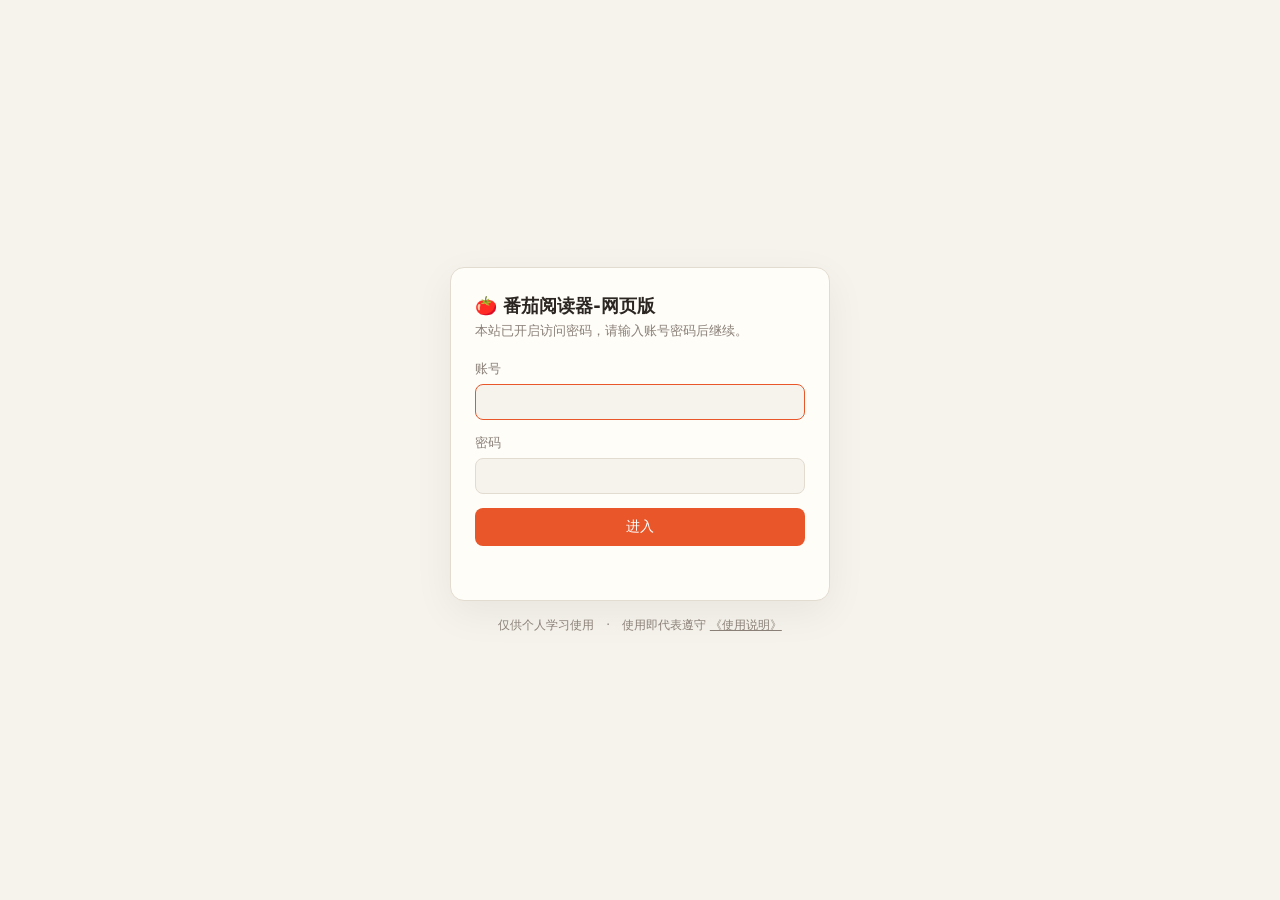
<file: cmd/server/static/login.html>
<!doctype html>
<html lang="zh-CN">
<head>
<meta charset="utf-8">
<meta name="viewport" content="width=device-width,initial-scale=1">
<meta name="robots" content="noindex">
<title>番茄阅读器-网页版 · 需要登录</title>
<style>
  :root{
    --bg:#f6f3ec; --fg:#2b2622; --muted:#8a8078; --line:#e2dbd0;
    --accent:#e8562a; --card:#fffdf8;
  }
  *{box-sizing:border-box}
  body{
    margin:0; min-height:100dvh; padding:24px;
    display:flex; flex-direction:column; align-items:center; justify-content:center; gap:16px;
    background:var(--bg); color:var(--fg);
    font-family:"PingFang SC","Hiragino Sans GB","Microsoft YaHei",system-ui,sans-serif;
  }
  .card{
    width:min(380px,100%); padding:26px 24px 22px;
    background:var(--card); border:1px solid var(--line); border-radius:14px;
    box-shadow:0 12px 40px rgba(0,0,0,.06);
  }
  h1{margin:0 0 4px; font-size:18px}
  .sub{margin:0 0 20px; color:var(--muted); font-size:13px}
  label{display:block; margin-bottom:6px; font-size:13px; color:var(--muted)}
  input{
    width:100%; margin-bottom:14px; padding:9px 12px;
    border:1px solid var(--line); border-radius:8px;
    background:var(--bg); color:var(--fg); font-size:14px; outline:none;
  }
  input:focus{border-color:var(--accent)}
  button{
    width:100%; padding:10px; border:none; border-radius:8px;
    background:var(--accent); color:#fff; font-size:14px; cursor:pointer;
  }
  button:disabled{opacity:.6; cursor:default}
  .status{min-height:20px; margin:12px 0 0; font-size:13px; color:#c0392b}
  .foot{margin:0; color:var(--muted); font-size:12px; text-align:center}
  .foot a{color:inherit; text-decoration:underline}
  .foot a:hover{color:var(--accent)}
  [hidden]{display:none !important}
</style>
</head>
<body>
<main class="card">
  <h1>🍅 番茄阅读器-网页版</h1>
  <p class="sub">本站已开启访问密码，请输入账号密码后继续。</p>
  <form id="form">
    <label for="username">账号</label>
    <input id="username" name="username" autocomplete="username" required autofocus>
    <label for="password">密码</label>
    <input id="password" name="password" type="password" autocomplete="current-password" required>
    <div id="code-field" hidden>
      <label for="code">两步验证码</label>
      <input id="code" name="code" inputmode="numeric" autocomplete="one-time-code" maxlength="6" placeholder="验证器 App 中的 6 位数字">
    </div>
    <button id="submit" type="submit">进入</button>
  </form>
  <p class="status" id="status" role="status"></p>
</main>
<footer class="foot">仅供个人学习使用　·　使用即代表遵守 <a href="/usage">《使用说明》</a></footer>
<script>
const $ = s => document.querySelector(s);
const form = $("#form");
const statusEl = $("#status");
const submit = $("#submit");
const codeField = $("#code-field");
const codeInput = $("#code");

form.addEventListener("submit", async event => {
  event.preventDefault();
  submit.disabled = true;
  statusEl.textContent = "";
  const body = {
    username: $("#username").value.trim(),
    password: $("#password").value,
    code: codeInput.value.trim()
  };
  try {
    const resp = await fetch("/api/auth/login", {
      method: "POST",
      headers: {"Content-Type": "application/json"},
      body: JSON.stringify(body)
    });
    const data = await resp.json().catch(() => ({}));
    if (resp.ok) {
      location.replace("/");
      return;
    }
    if (data.need2fa) {
      codeField.hidden = false;
      codeInput.focus();
    }
    statusEl.textContent = data.error || "登录失败，请重试";
  } catch {
    statusEl.textContent = "网络异常，请稍后重试";
  }
  submit.disabled = false;
});
</script>
</body>
</html>
</file>
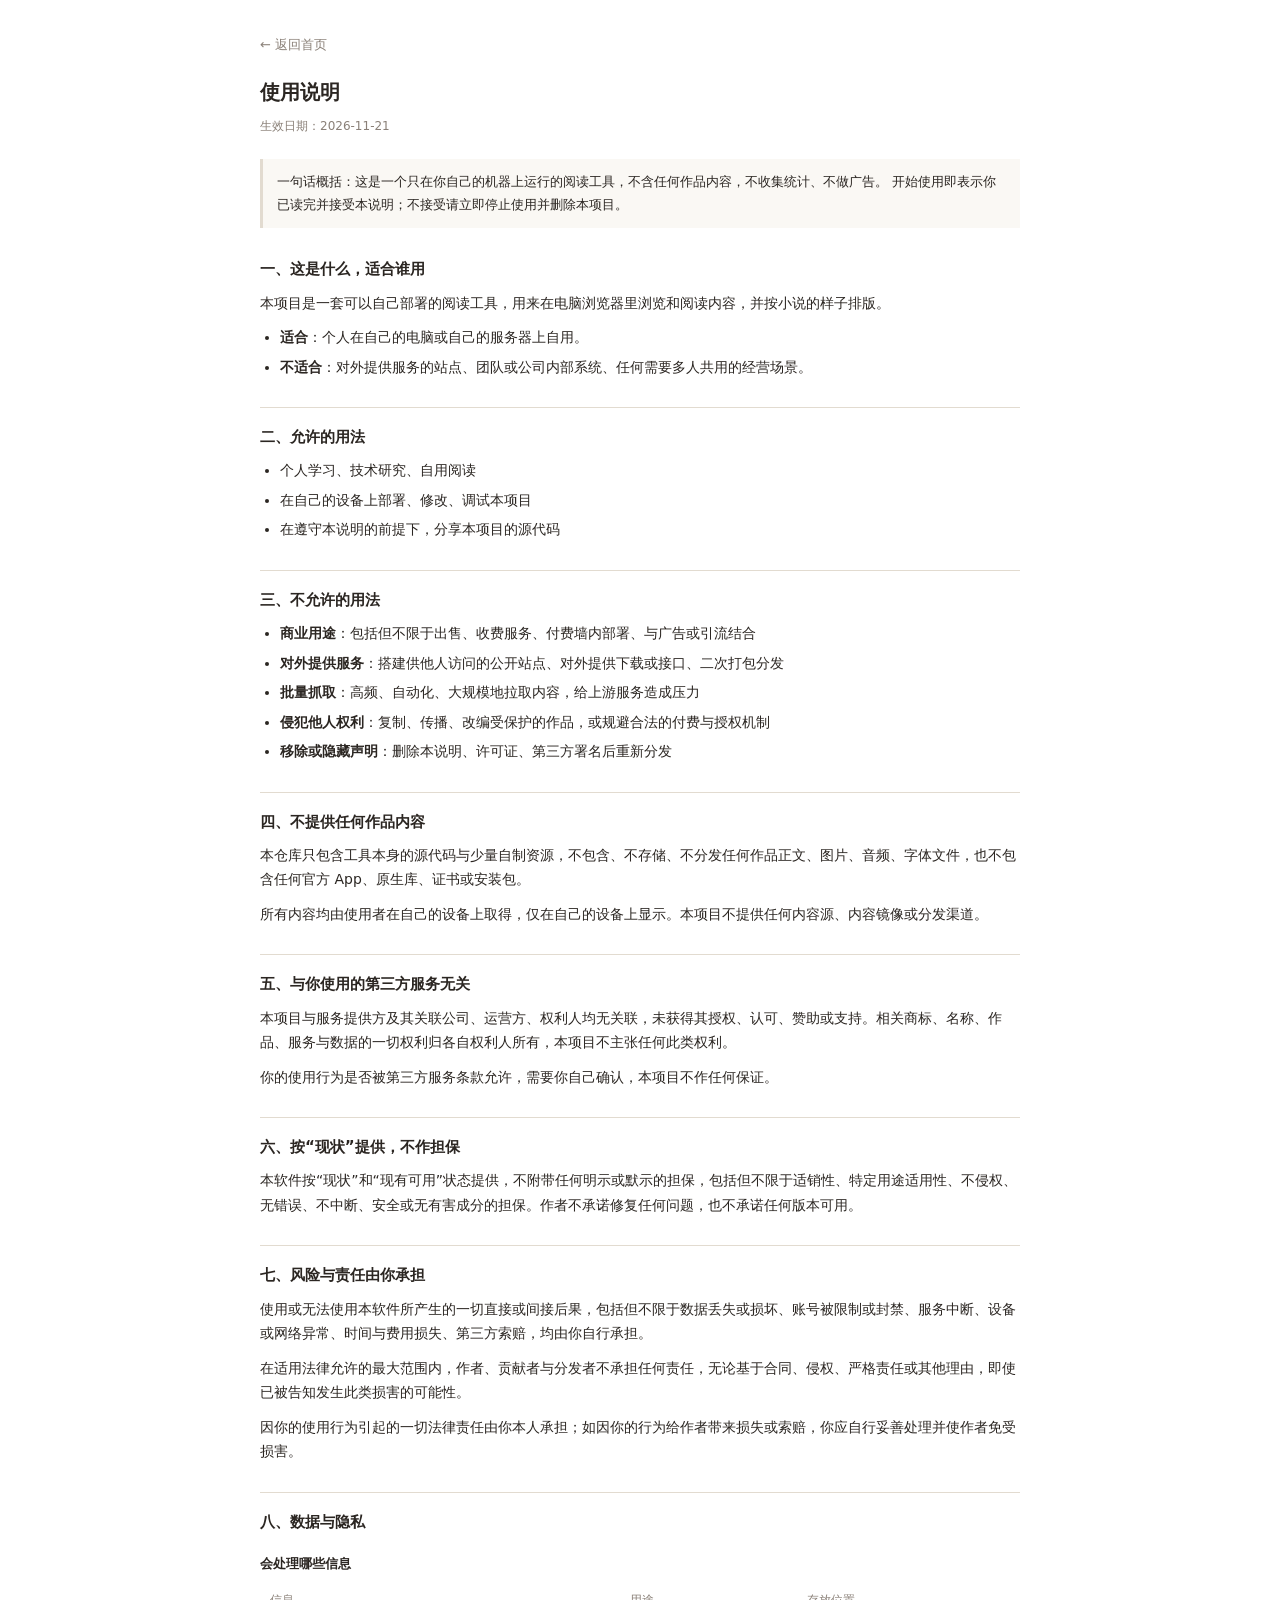
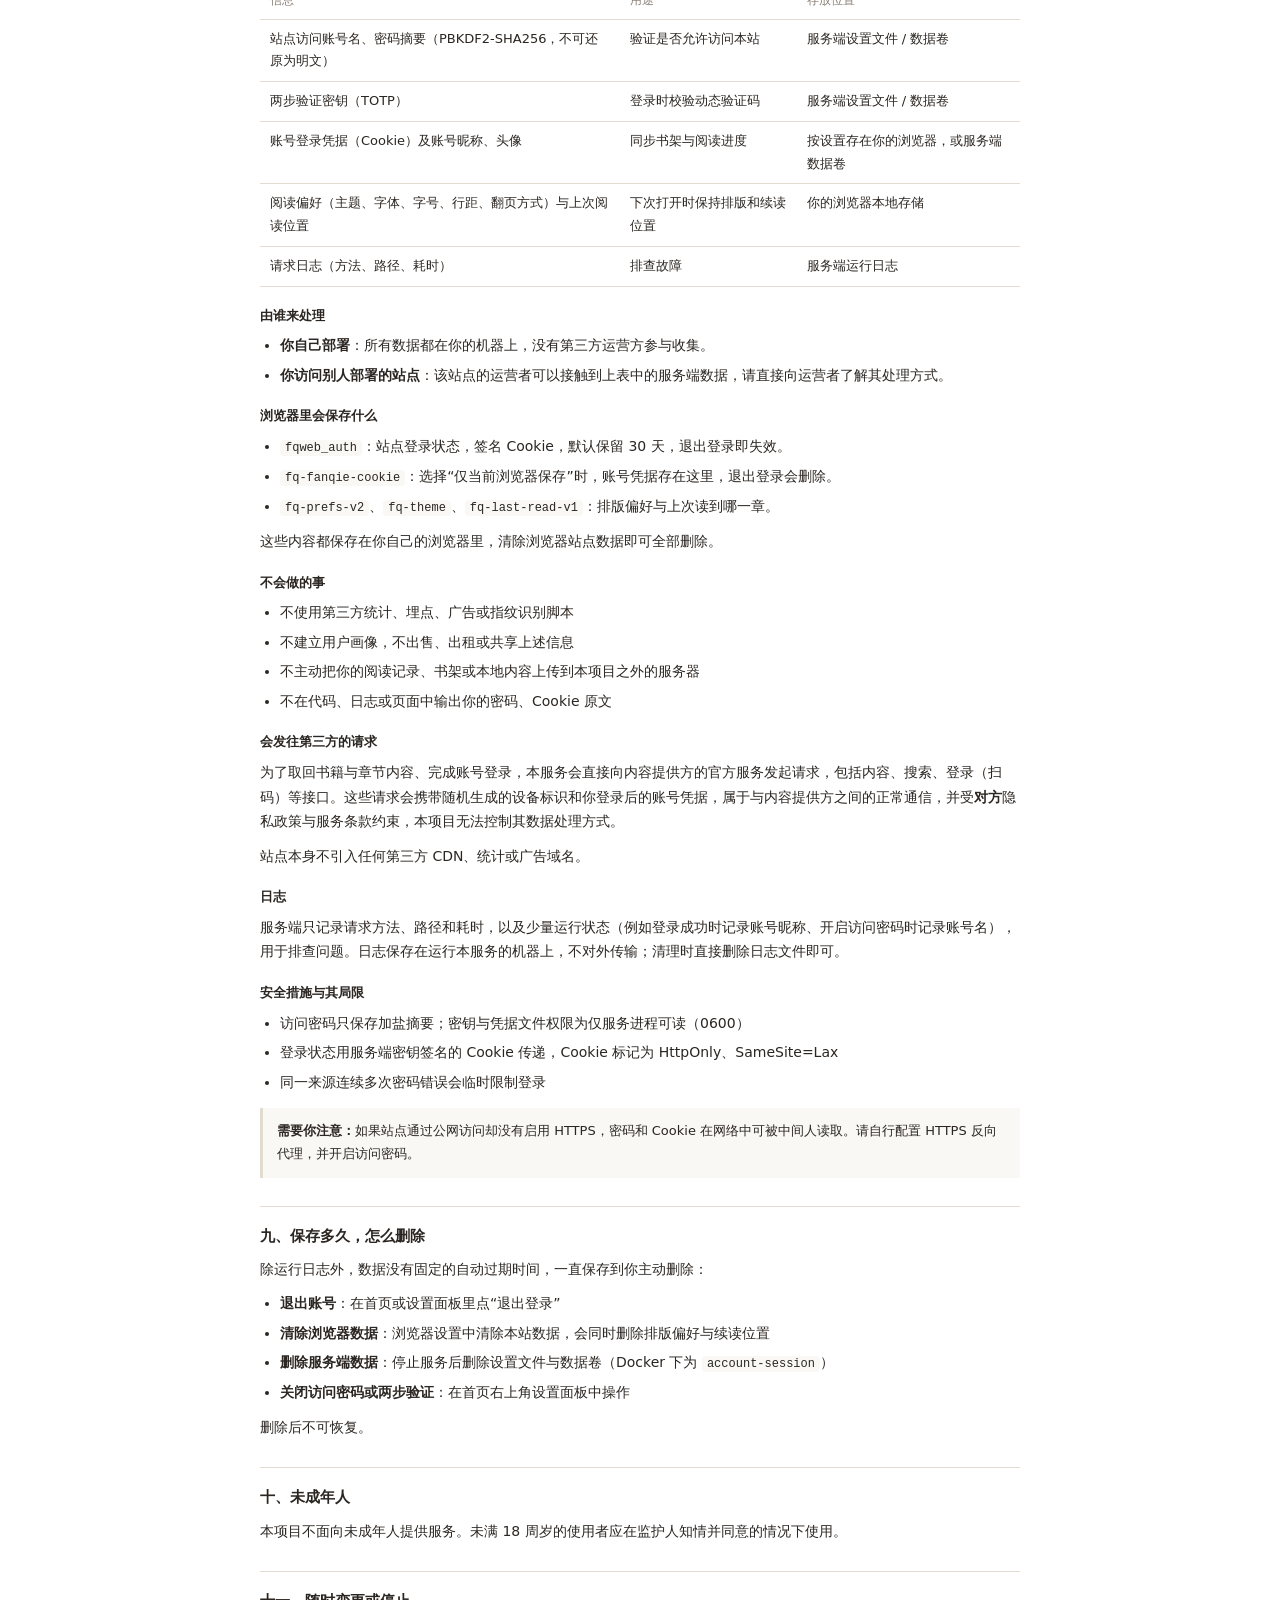
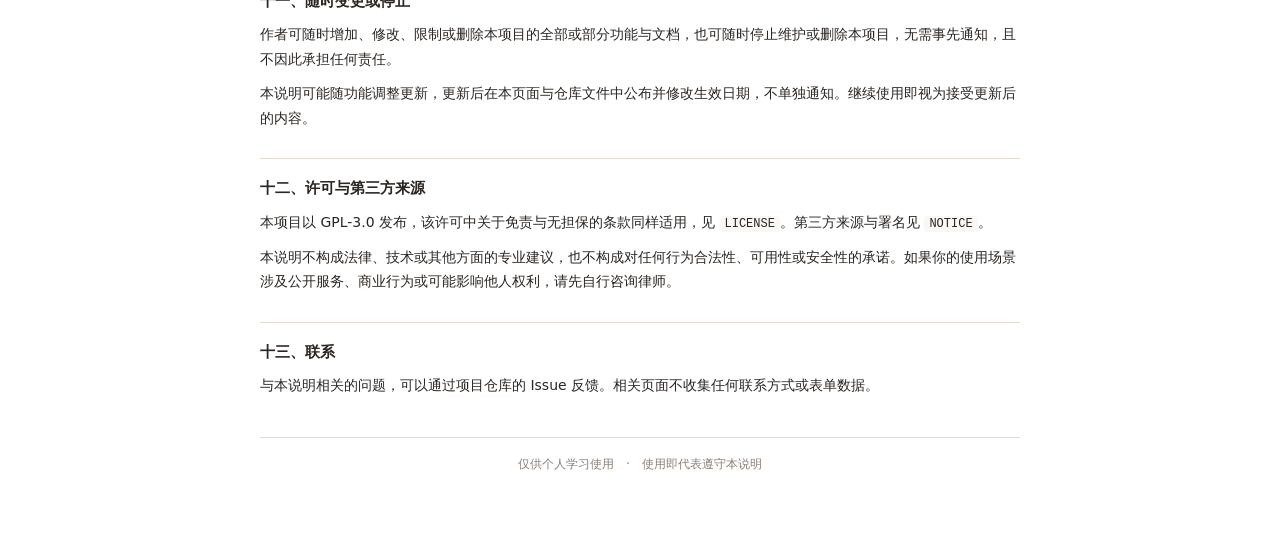
<file: cmd/server/static/usage.html>
<!doctype html>
<html lang="zh-CN">
<head>
<meta charset="utf-8">
<meta name="viewport" content="width=device-width,initial-scale=1">
<title>使用说明 · 番茄阅读器-网页版</title>
<style>
  :root{
    --bg:#fff; --fg:#2b2622; --muted:#8a8078; --line:#e2dbd0;
    --accent:#c0392b; --soft:#faf8f4;
    --font:"PingFang SC","Hiragino Sans GB","Microsoft YaHei",system-ui,sans-serif;
  }
  *{box-sizing:border-box}
  body{
    margin:0; padding:32px 24px 64px; background:var(--bg); color:var(--fg);
    font-family:var(--font); line-height:1.75; font-size:14px;
  }
  main{max-width:760px; margin:0 auto}
  .back{display:inline-block; margin-bottom:18px; color:var(--muted); font-size:13px; text-decoration:none}
  .back:hover{color:var(--accent)}
  h1{margin:0 0 6px; font-size:20px; font-weight:600}
  .meta{margin:0 0 22px; color:var(--muted); font-size:12px}
  h2{
    margin:28px 0 8px; padding-top:16px; border-top:1px solid var(--line);
    font-size:15px; font-weight:600;
  }
  h2:first-of-type{border-top:none; padding-top:0}
  h3{margin:18px 0 6px; font-size:13px; font-weight:600}
  p{margin:0 0 10px}
  ul{margin:0 0 10px; padding-left:20px}
  li{margin-bottom:5px}
  table{width:100%; border-collapse:collapse; margin:0 0 12px; font-size:13px}
  th,td{text-align:left; vertical-align:top; padding:8px 10px; border-bottom:1px solid var(--line)}
  th{color:var(--muted); font-weight:500; font-size:12px; white-space:nowrap}
  code{
    padding:1px 5px; border-radius:4px; background:var(--soft);
    font-family:ui-monospace,Menlo,monospace; font-size:12px; overflow-wrap:anywhere;
  }
  .note{
    margin:14px 0; padding:12px 14px; border-left:3px solid var(--line);
    background:var(--soft); font-size:13px;
  }
  footer{
    max-width:760px; margin:40px auto 0; padding-top:16px;
    border-top:1px solid var(--line); color:var(--muted); font-size:12px; text-align:center;
  }
</style>
</head>
<body>
<main>
  <a class="back" href="/">← 返回首页</a>
  <h1>使用说明</h1>
  <p class="meta">生效日期：2026-11-21</p>

  <div class="note">
    一句话概括：这是一个只在你自己的机器上运行的阅读工具，不含任何作品内容，不收集统计、不做广告。
    开始使用即表示你已读完并接受本说明；不接受请立即停止使用并删除本项目。
  </div>

  <h2>一、这是什么，适合谁用</h2>
  <p>本项目是一套可以自己部署的阅读工具，用来在电脑浏览器里浏览和阅读内容，并按小说的样子排版。</p>
  <ul>
    <li><strong>适合</strong>：个人在自己的电脑或自己的服务器上自用。</li>
    <li><strong>不适合</strong>：对外提供服务的站点、团队或公司内部系统、任何需要多人共用的经营场景。</li>
  </ul>

  <h2>二、允许的用法</h2>
  <ul>
    <li>个人学习、技术研究、自用阅读</li>
    <li>在自己的设备上部署、修改、调试本项目</li>
    <li>在遵守本说明的前提下，分享本项目的源代码</li>
  </ul>

  <h2>三、不允许的用法</h2>
  <ul>
    <li><strong>商业用途</strong>：包括但不限于出售、收费服务、付费墙内部署、与广告或引流结合</li>
    <li><strong>对外提供服务</strong>：搭建供他人访问的公开站点、对外提供下载或接口、二次打包分发</li>
    <li><strong>批量抓取</strong>：高频、自动化、大规模地拉取内容，给上游服务造成压力</li>
    <li><strong>侵犯他人权利</strong>：复制、传播、改编受保护的作品，或规避合法的付费与授权机制</li>
    <li><strong>移除或隐藏声明</strong>：删除本说明、许可证、第三方署名后重新分发</li>
  </ul>

  <h2>四、不提供任何作品内容</h2>
  <p>本仓库只包含工具本身的源代码与少量自制资源，不包含、不存储、不分发任何作品正文、图片、音频、字体文件，也不包含任何官方 App、原生库、证书或安装包。</p>
  <p>所有内容均由使用者在自己的设备上取得，仅在自己的设备上显示。本项目不提供任何内容源、内容镜像或分发渠道。</p>

  <h2>五、与你使用的第三方服务无关</h2>
  <p>本项目与服务提供方及其关联公司、运营方、权利人均无关联，未获得其授权、认可、赞助或支持。相关商标、名称、作品、服务与数据的一切权利归各自权利人所有，本项目不主张任何此类权利。</p>
  <p>你的使用行为是否被第三方服务条款允许，需要你自己确认，本项目不作任何保证。</p>

  <h2>六、按“现状”提供，不作担保</h2>
  <p>本软件按“现状”和“现有可用”状态提供，不附带任何明示或默示的担保，包括但不限于适销性、特定用途适用性、不侵权、无错误、不中断、安全或无有害成分的担保。作者不承诺修复任何问题，也不承诺任何版本可用。</p>

  <h2>七、风险与责任由你承担</h2>
  <p>使用或无法使用本软件所产生的一切直接或间接后果，包括但不限于数据丢失或损坏、账号被限制或封禁、服务中断、设备或网络异常、时间与费用损失、第三方索赔，均由你自行承担。</p>
  <p>在适用法律允许的最大范围内，作者、贡献者与分发者不承担任何责任，无论基于合同、侵权、严格责任或其他理由，即使已被告知发生此类损害的可能性。</p>
  <p>因你的使用行为引起的一切法律责任由你本人承担；如因你的行为给作者带来损失或索赔，你应自行妥善处理并使作者免受损害。</p>

  <h2>八、数据与隐私</h2>

  <h3>会处理哪些信息</h3>
  <table>
    <thead>
      <tr><th>信息</th><th>用途</th><th>存放位置</th></tr>
    </thead>
    <tbody>
      <tr><td>站点访问账号名、密码摘要（PBKDF2-SHA256，不可还原为明文）</td><td>验证是否允许访问本站</td><td>服务端设置文件 / 数据卷</td></tr>
      <tr><td>两步验证密钥（TOTP）</td><td>登录时校验动态验证码</td><td>服务端设置文件 / 数据卷</td></tr>
      <tr><td>账号登录凭据（Cookie）及账号昵称、头像</td><td>同步书架与阅读进度</td><td>按设置存在你的浏览器，或服务端数据卷</td></tr>
      <tr><td>阅读偏好（主题、字体、字号、行距、翻页方式）与上次阅读位置</td><td>下次打开时保持排版和续读位置</td><td>你的浏览器本地存储</td></tr>
      <tr><td>请求日志（方法、路径、耗时）</td><td>排查故障</td><td>服务端运行日志</td></tr>
    </tbody>
  </table>

  <h3>由谁来处理</h3>
  <ul>
    <li><strong>你自己部署</strong>：所有数据都在你的机器上，没有第三方运营方参与收集。</li>
    <li><strong>你访问别人部署的站点</strong>：该站点的运营者可以接触到上表中的服务端数据，请直接向运营者了解其处理方式。</li>
  </ul>

  <h3>浏览器里会保存什么</h3>
  <ul>
    <li><code>fqweb_auth</code>：站点登录状态，签名 Cookie，默认保留 30 天，退出登录即失效。</li>
    <li><code>fq-fanqie-cookie</code>：选择“仅当前浏览器保存”时，账号凭据存在这里，退出登录会删除。</li>
    <li><code>fq-prefs-v2</code>、<code>fq-theme</code>、<code>fq-last-read-v1</code>：排版偏好与上次读到哪一章。</li>
  </ul>
  <p>这些内容都保存在你自己的浏览器里，清除浏览器站点数据即可全部删除。</p>

  <h3>不会做的事</h3>
  <ul>
    <li>不使用第三方统计、埋点、广告或指纹识别脚本</li>
    <li>不建立用户画像，不出售、出租或共享上述信息</li>
    <li>不主动把你的阅读记录、书架或本地内容上传到本项目之外的服务器</li>
    <li>不在代码、日志或页面中输出你的密码、Cookie 原文</li>
  </ul>

  <h3>会发往第三方的请求</h3>
  <p>为了取回书籍与章节内容、完成账号登录，本服务会直接向内容提供方的官方服务发起请求，包括内容、搜索、登录（扫码）等接口。这些请求会携带随机生成的设备标识和你登录后的账号凭据，属于与内容提供方之间的正常通信，并受<strong>对方</strong>隐私政策与服务条款约束，本项目无法控制其数据处理方式。</p>
  <p>站点本身不引入任何第三方 CDN、统计或广告域名。</p>

  <h3>日志</h3>
  <p>服务端只记录请求方法、路径和耗时，以及少量运行状态（例如登录成功时记录账号昵称、开启访问密码时记录账号名），用于排查问题。日志保存在运行本服务的机器上，不对外传输；清理时直接删除日志文件即可。</p>

  <h3>安全措施与其局限</h3>
  <ul>
    <li>访问密码只保存加盐摘要；密钥与凭据文件权限为仅服务进程可读（0600）</li>
    <li>登录状态用服务端密钥签名的 Cookie 传递，Cookie 标记为 HttpOnly、SameSite=Lax</li>
    <li>同一来源连续多次密码错误会临时限制登录</li>
  </ul>
  <p class="note"><strong>需要你注意：</strong>如果站点通过公网访问却没有启用 HTTPS，密码和 Cookie 在网络中可被中间人读取。请自行配置 HTTPS 反向代理，并开启访问密码。</p>

  <h2>九、保存多久，怎么删除</h2>
  <p>除运行日志外，数据没有固定的自动过期时间，一直保存到你主动删除：</p>
  <ul>
    <li><strong>退出账号</strong>：在首页或设置面板里点“退出登录”</li>
    <li><strong>清除浏览器数据</strong>：浏览器设置中清除本站数据，会同时删除排版偏好与续读位置</li>
    <li><strong>删除服务端数据</strong>：停止服务后删除设置文件与数据卷（Docker 下为 <code>account-session</code>）</li>
    <li><strong>关闭访问密码或两步验证</strong>：在首页右上角设置面板中操作</li>
  </ul>
  <p>删除后不可恢复。</p>

  <h2>十、未成年人</h2>
  <p>本项目不面向未成年人提供服务。未满 18 周岁的使用者应在监护人知情并同意的情况下使用。</p>

  <h2>十一、随时变更或停止</h2>
  <p>作者可随时增加、修改、限制或删除本项目的全部或部分功能与文档，也可随时停止维护或删除本项目，无需事先通知，且不因此承担任何责任。</p>
  <p>本说明可能随功能调整更新，更新后在本页面与仓库文件中公布并修改生效日期，不单独通知。继续使用即视为接受更新后的内容。</p>

  <h2>十二、许可与第三方来源</h2>
  <p>本项目以 GPL-3.0 发布，该许可中关于免责与无担保的条款同样适用，见 <code>LICENSE</code>。第三方来源与署名见 <code>NOTICE</code>。</p>
  <p>本说明不构成法律、技术或其他方面的专业建议，也不构成对任何行为合法性、可用性或安全性的承诺。如果你的使用场景涉及公开服务、商业行为或可能影响他人权利，请先自行咨询律师。</p>

  <h2>十三、联系</h2>
  <p>与本说明相关的问题，可以通过项目仓库的 Issue 反馈。相关页面不收集任何联系方式或表单数据。</p>

  <footer>仅供个人学习使用　·　使用即代表遵守本说明</footer>
</main>
</body>
</html>
</file>
